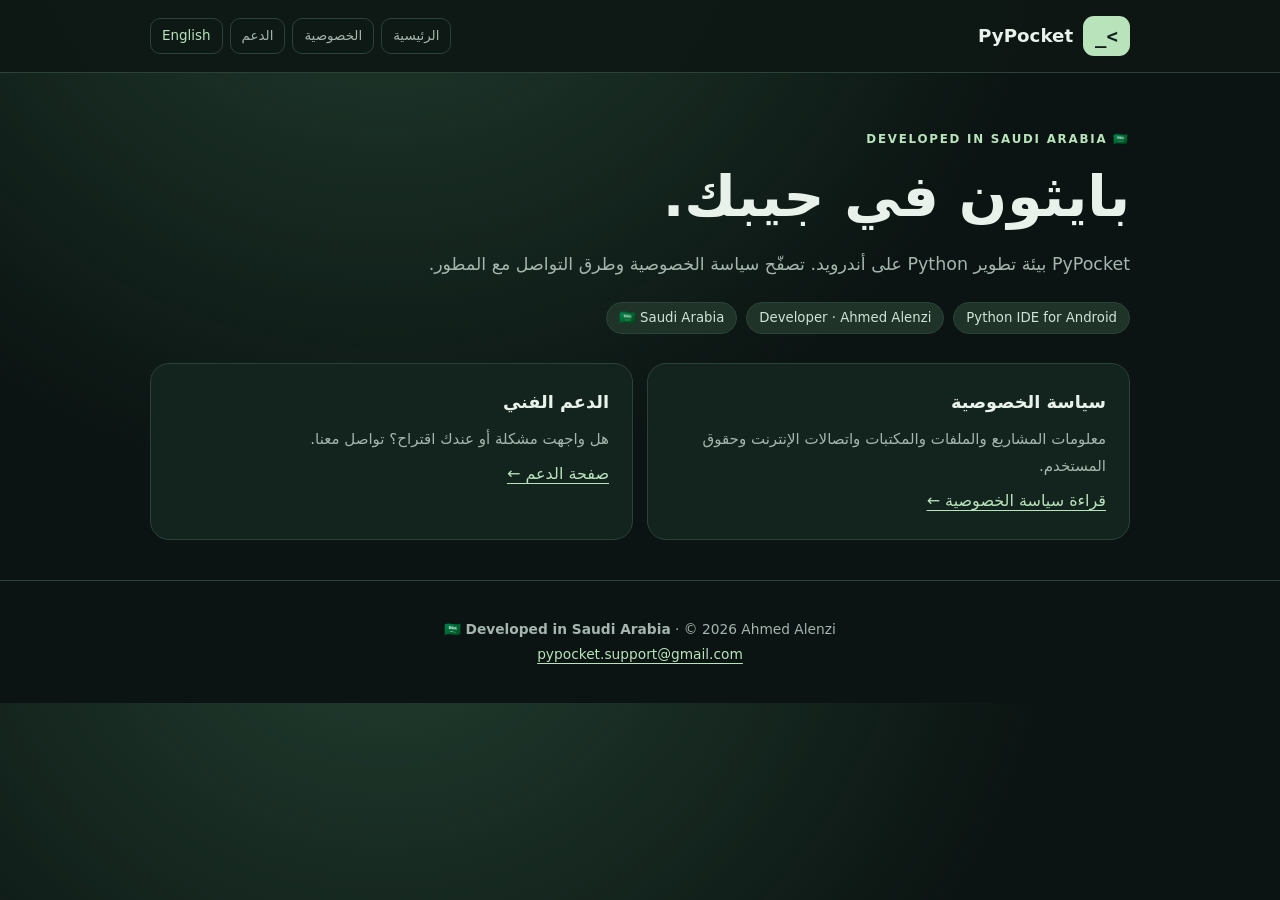
<file: index.html>
<!doctype html><html lang="ar" dir="rtl"><head><meta charset="utf-8"><meta name="viewport" content="width=device-width,initial-scale=1"><meta name="description" content="Official PyPocket privacy policy and support information. Developer: Ahmed Alenzi."><meta name="theme-color" content="#0b1412"><title>Privacy & Support | PyPocket</title><link rel="stylesheet" href="assets/style.css"></head><body><header class="top"><div class="wrap nav"><a href="" class="brand"><span class="brand-logo">&gt;_</span>PyPocket</a><div class="menu"><a href=""><span class="ar inline">الرئيسية</span><span class="en inline">Home</span></a><a href="privacy/"><span class="ar inline">الخصوصية</span><span class="en inline">Privacy</span></a><a href="support/"><span class="ar inline">الدعم</span><span class="en inline">Support</span></a><button type="button" data-lang>English</button></div></div></header><main class="wrap"><div class="hero"><div class="eyebrow">DEVELOPED IN SAUDI ARABIA 🇸🇦</div><div class="ar"><h1>بايثون في جيبك.</h1><p class="lead">PyPocket بيئة تطوير Python على أندرويد. تصفّح سياسة الخصوصية وطرق التواصل مع المطور.</p></div><div class="en"><h1>Python in your pocket.</h1><p class="lead">PyPocket is a Python development environment for Android. Learn about privacy practices and contact the developer.</p></div><div class="pills"><span class="pill">Python IDE for Android</span><span class="pill">Developer · Ahmed Alenzi</span><span class="pill">🇸🇦 Saudi Arabia</span></div></div><section class="cards"><article class="card"><div class="ar"><h2>سياسة الخصوصية</h2><p>معلومات المشاريع والملفات والمكتبات واتصالات الإنترنت وحقوق المستخدم.</p><a href="privacy/">قراءة سياسة الخصوصية ←</a></div><div class="en"><h2>Privacy Policy</h2><p>Details about local files, installed packages, network connections and privacy choices.</p><a href="privacy/">Read Privacy Policy →</a></div></article><article class="card"><div class="ar"><h2>الدعم الفني</h2><p>هل واجهت مشكلة أو عندك اقتراح؟ تواصل معنا.</p><a href="support/">صفحة الدعم ←</a></div><div class="en"><h2>Support</h2><p>Found a bug or have feedback? Get in touch.</p><a href="support/">Support Center →</a></div></article></section></main><footer class="footer"><div class="wrap">🇸🇦 <strong>Developed in Saudi Arabia</strong> · © 2026 Ahmed Alenzi<br><a href="mailto:pypocket.support@gmail.com">pypocket.support@gmail.com</a></div></footer><script src="assets/main.js"></script></body></html>
</file>
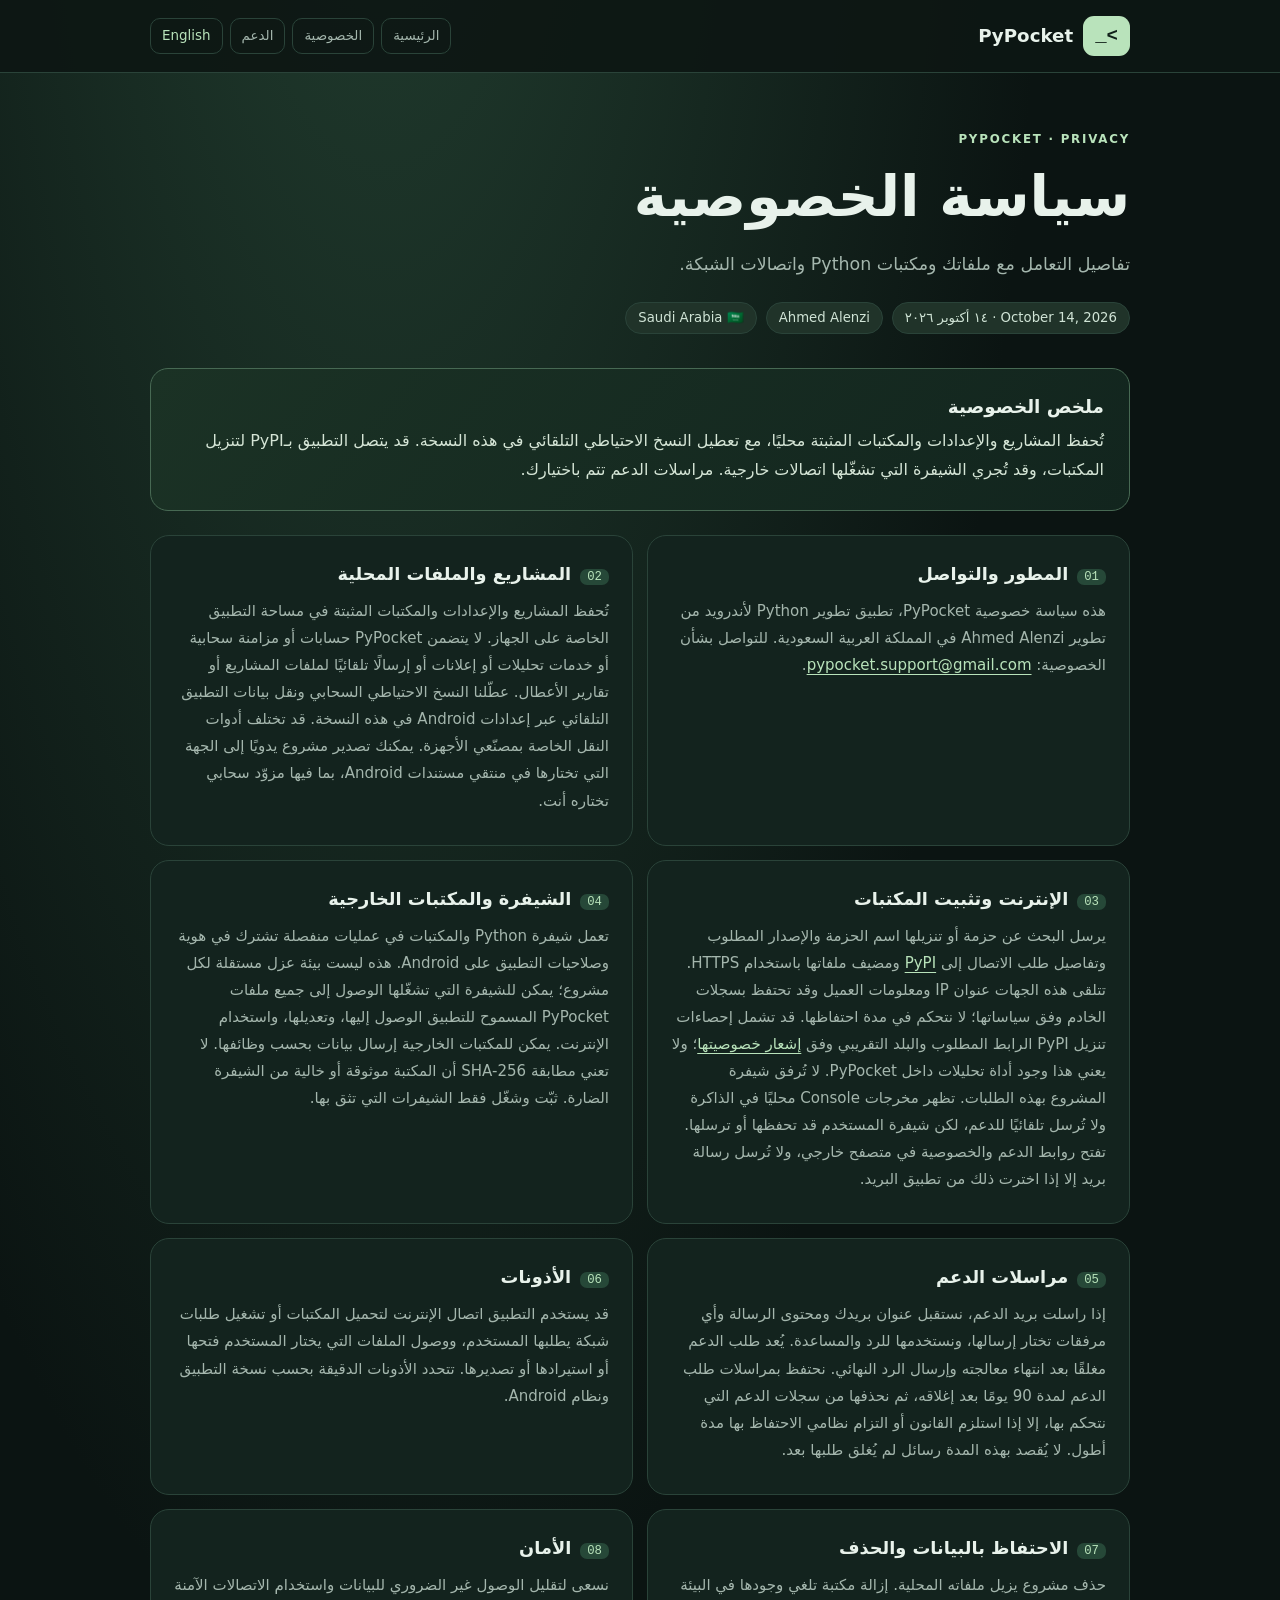
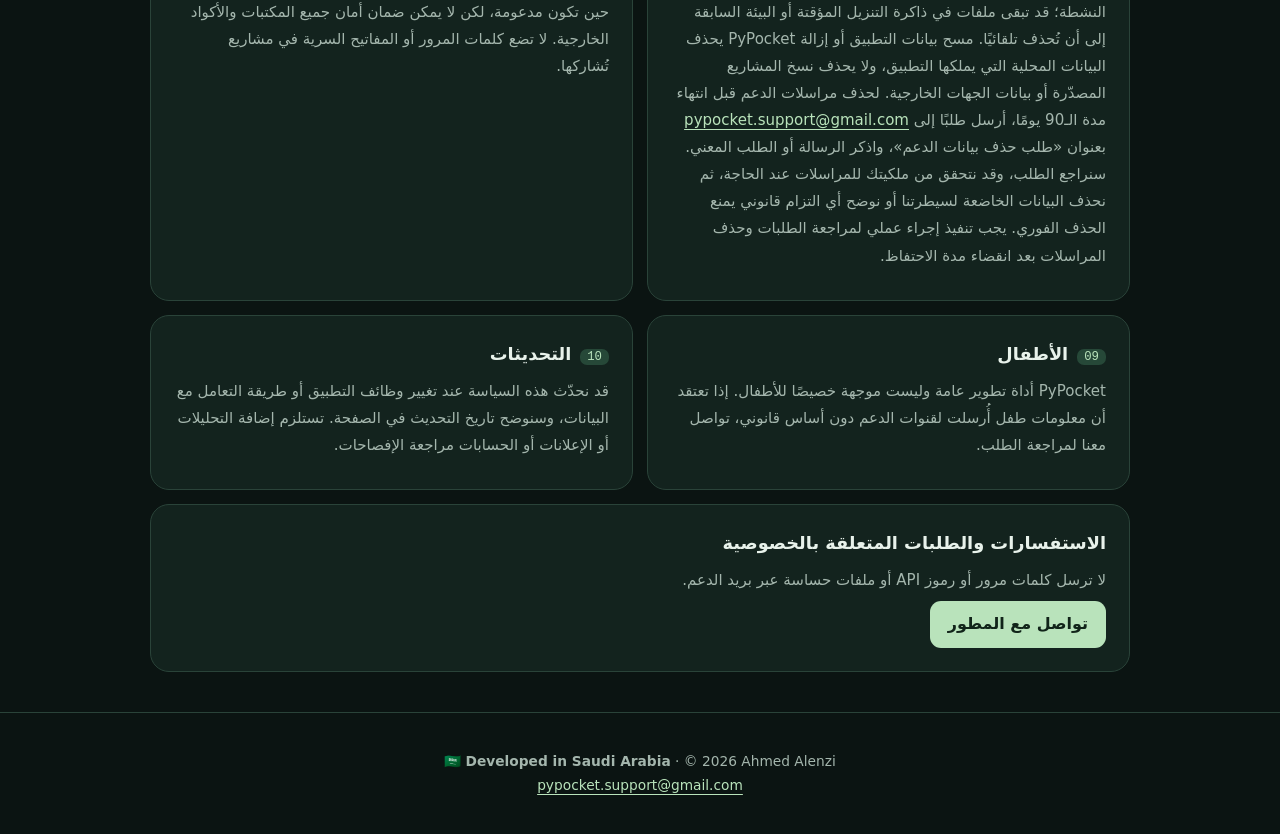
<file: privacy/index.html>
<!doctype html><html lang="ar" dir="rtl"><head><meta charset="utf-8"><meta name="viewport" content="width=device-width,initial-scale=1"><meta name="description" content="Official PyPocket privacy policy and support information. Developer: Ahmed Alenzi."><meta name="theme-color" content="#0b1412"><title>Privacy Policy | PyPocket</title><link rel="stylesheet" href="../assets/style.css"></head><body><header class="top"><div class="wrap nav"><a href="../" class="brand"><span class="brand-logo">&gt;_</span>PyPocket</a><div class="menu"><a href="../"><span class="ar inline">الرئيسية</span><span class="en inline">Home</span></a><a href="../privacy/"><span class="ar inline">الخصوصية</span><span class="en inline">Privacy</span></a><a href="../support/"><span class="ar inline">الدعم</span><span class="en inline">Support</span></a><button type="button" data-lang>English</button></div></div></header><main class="wrap"><div class="hero"><div class="eyebrow">PYPOCKET · PRIVACY</div><div class="ar"><h1>سياسة الخصوصية</h1><p class="lead">تفاصيل التعامل مع ملفاتك ومكتبات Python واتصالات الشبكة.</p></div><div class="en"><h1>Privacy Policy</h1><p class="lead">How your projects, installed Python packages, and network connections are handled.</p></div><div class="pills"><span class="pill">October 14, 2026 · ١٤ أكتوبر ٢٠٢٦</span><span class="pill">Ahmed Alenzi</span><span class="pill">Saudi Arabia 🇸🇦</span></div></div><div class="overview"><div class="ar"><h2>ملخص الخصوصية</h2><p>تُحفظ المشاريع والإعدادات والمكتبات المثبتة محليًا، مع تعطيل النسخ الاحتياطي التلقائي في هذه النسخة. قد يتصل التطبيق بـPyPI لتنزيل المكتبات، وقد تُجري الشيفرة التي تشغّلها اتصالات خارجية. مراسلات الدعم تتم باختيارك.</p></div><div class="en"><h2>Privacy summary</h2><p>Projects, settings and installed packages are stored locally, with automatic Android backup disabled in this release. Package downloads contact PyPI, and code you run may connect to external services. Support communication is voluntary.</p></div></div><section class="cards"><article class="card"><div class="ar"><h2><span class="num">01</span>المطور والتواصل</h2><p>هذه سياسة خصوصية PyPocket، تطبيق تطوير Python لأندرويد من تطوير Ahmed Alenzi في المملكة العربية السعودية. للتواصل بشأن الخصوصية: <a href="mailto:pypocket.support@gmail.com">pypocket.support@gmail.com</a>.</p></div><div class="en"><h2><span class="num">01</span>Developer & contact</h2><p>This is the privacy policy for PyPocket, a Python development application for Android, developed by Ahmed Alenzi in Saudi Arabia. Privacy contact: <a href="mailto:pypocket.support@gmail.com">pypocket.support@gmail.com</a>.</p></div></article><article class="card"><div class="ar"><h2><span class="num">02</span>المشاريع والملفات المحلية</h2><p>تُحفظ المشاريع والإعدادات والمكتبات المثبتة في مساحة التطبيق الخاصة على الجهاز. لا يتضمن PyPocket حسابات أو مزامنة سحابية أو خدمات تحليلات أو إعلانات أو إرسالًا تلقائيًا لملفات المشاريع أو تقارير الأعطال. عطّلنا النسخ الاحتياطي السحابي ونقل بيانات التطبيق التلقائي عبر إعدادات Android في هذه النسخة. قد تختلف أدوات النقل الخاصة بمصنّعي الأجهزة. يمكنك تصدير مشروع يدويًا إلى الجهة التي تختارها في منتقي مستندات Android، بما فيها مزوّد سحابي تختاره أنت.</p></div><div class="en"><h2><span class="num">02</span>Local projects & files</h2><p>Projects, settings and installed packages are stored in private app storage on the device. PyPocket includes no account, cloud sync, analytics, advertising, automatic project upload or crash-reporting service. This release disables Android cloud backup and automatic app-data transfer through Android configuration. Manufacturer migration tools may vary. You can manually export a project to the destination you choose in Android's document picker, including a cloud provider you select.</p></div></article><article class="card"><div class="ar"><h2><span class="num">03</span>الإنترنت وتثبيت المكتبات</h2><p>يرسل البحث عن حزمة أو تنزيلها اسم الحزمة والإصدار المطلوب وتفاصيل طلب الاتصال إلى <a href="https://pypi.org/">PyPI</a> ومضيف ملفاتها باستخدام HTTPS. تتلقى هذه الجهات عنوان IP ومعلومات العميل وقد تحتفظ بسجلات الخادم وفق سياساتها؛ لا نتحكم في مدة احتفاظها. قد تشمل إحصاءات تنزيل PyPI الرابط المطلوب والبلد التقريبي وفق <a href="https://policies.python.org/pypi.org/Privacy-Notice/">إشعار خصوصيتها</a>؛ ولا يعني هذا وجود أداة تحليلات داخل PyPocket. لا تُرفق شيفرة المشروع بهذه الطلبات. تظهر مخرجات Console محليًا في الذاكرة ولا تُرسل تلقائيًا للدعم، لكن شيفرة المستخدم قد تحفظها أو ترسلها. تفتح روابط الدعم والخصوصية في متصفح خارجي، ولا تُرسل رسالة بريد إلا إذا اخترت ذلك من تطبيق البريد.</p></div><div class="en"><h2><span class="num">03</span>Network & package installation</h2><p>Package lookup and downloads send the requested package name, version and connection details to <a href="https://pypi.org/">PyPI</a> and its file hosts over HTTPS. These providers receive IP address and client metadata, and may retain server logs under their own policies; we do not control their retention. PyPI download statistics may include requested URLs and approximate origin country under its <a href="https://policies.python.org/pypi.org/Privacy-Notice/">privacy notice</a>; this is not an analytics SDK inside PyPocket. Project source is not attached to these requests. Console output is displayed locally in memory and is not automatically sent to support, though user code can save or transmit it. Support and privacy links open in an external browser, and email is sent only if you choose to send it using your mail app.</p></div></article><article class="card"><div class="ar"><h2><span class="num">04</span>الشيفرة والمكتبات الخارجية</h2><p>تعمل شيفرة Python والمكتبات في عمليات منفصلة تشترك في هوية وصلاحيات التطبيق على Android. هذه ليست بيئة عزل مستقلة لكل مشروع؛ يمكن للشيفرة التي تشغّلها الوصول إلى جميع ملفات PyPocket المسموح للتطبيق الوصول إليها، وتعديلها، واستخدام الإنترنت. يمكن للمكتبات الخارجية إرسال بيانات بحسب وظائفها. لا تعني مطابقة SHA-256 أن المكتبة موثوقة أو خالية من الشيفرة الضارة. ثبّت وشغّل فقط الشيفرات التي تثق بها.</p></div><div class="en"><h2><span class="num">04</span>User code & third-party packages</h2><p>Python code and packages run in separate processes sharing PyPocket's Android identity and permissions. This is not an isolated sandbox for each project: code you run can access and modify all PyPocket files available to the app and use the internet. Third-party packages may transmit data according to their behavior. A matching SHA-256 checksum does not prove that a package is trustworthy or free from malicious code. Install and run code you trust.</p></div></article><article class="card"><div class="ar"><h2><span class="num">05</span>مراسلات الدعم</h2><p>إذا راسلت بريد الدعم، نستقبل عنوان بريدك ومحتوى الرسالة وأي مرفقات تختار إرسالها، ونستخدمها للرد والمساعدة. يُعد طلب الدعم مغلقًا بعد انتهاء معالجته وإرسال الرد النهائي. نحتفظ بمراسلات طلب الدعم لمدة 90 يومًا بعد إغلاقه، ثم نحذفها من سجلات الدعم التي نتحكم بها، إلا إذا استلزم القانون أو التزام نظامي الاحتفاظ بها مدة أطول. لا يُقصد بهذه المدة رسائل لم يُغلق طلبها بعد.</p></div><div class="en"><h2><span class="num">05</span>Support communications</h2><p>If you email support, we receive your email address, message, and any attachments you choose to send, and use them to respond and troubleshoot. A support request is considered closed once handling is completed and a final response is sent. We retain support correspondence for 90 days after the request is closed, then delete it from support records under our control, unless a longer retention period is legally required. This 90-day period does not apply to requests that are still open.</p></div></article><article class="card"><div class="ar"><h2><span class="num">06</span>الأذونات</h2><p>قد يستخدم التطبيق اتصال الإنترنت لتحميل المكتبات أو تشغيل طلبات شبكة يطلبها المستخدم، ووصول الملفات التي يختار المستخدم فتحها أو استيرادها أو تصديرها. تتحدد الأذونات الدقيقة بحسب نسخة التطبيق ونظام Android.</p></div><div class="en"><h2><span class="num">06</span>Permissions</h2><p>The app may use internet access for package downloads and user-initiated networking, and file access for content you choose to open, import, or export. Exact permissions depend on the Android version and app release.</p></div></article><article class="card"><div class="ar"><h2><span class="num">07</span>الاحتفاظ بالبيانات والحذف</h2><p>حذف مشروع يزيل ملفاته المحلية. إزالة مكتبة تلغي وجودها في البيئة النشطة؛ قد تبقى ملفات في ذاكرة التنزيل المؤقتة أو البيئة السابقة إلى أن تُحذف تلقائيًا. مسح بيانات التطبيق أو إزالة PyPocket يحذف البيانات المحلية التي يملكها التطبيق، ولا يحذف نسخ المشاريع المصدّرة أو بيانات الجهات الخارجية. لحذف مراسلات الدعم قبل انتهاء مدة الـ90 يومًا، أرسل طلبًا إلى <a href="mailto:pypocket.support@gmail.com?subject=PyPocket%20-%20Support%20Data%20Deletion">pypocket.support@gmail.com</a> بعنوان «طلب حذف بيانات الدعم»، واذكر الرسالة أو الطلب المعني. سنراجع الطلب، وقد نتحقق من ملكيتك للمراسلات عند الحاجة، ثم نحذف البيانات الخاضعة لسيطرتنا أو نوضح أي التزام قانوني يمنع الحذف الفوري. يجب تنفيذ إجراء عملي لمراجعة الطلبات وحذف المراسلات بعد انقضاء مدة الاحتفاظ.</p></div><div class="en"><h2><span class="num">07</span>Retention & deletion</h2><p>Deleting a project removes its local files. Uninstalling a package removes it from the active environment, though copies may remain in download caches or earlier environments until cleanup. Clearing app storage or uninstalling PyPocket deletes app-owned local data but does not remove exported projects or third-party records. To request deletion of support correspondence before the 90-day period ends, email <a href="mailto:pypocket.support@gmail.com?subject=PyPocket%20-%20Support%20Data%20Deletion">pypocket.support@gmail.com</a> with the subject “Support Data Deletion Request” and identify the relevant message or request. We will review the request, verify your connection to the correspondence if needed, then delete data under our control or explain any legal obligation that prevents immediate deletion. A practical process for reviewing requests and removing correspondence after the retention period must be in place.</p></div></article><article class="card"><div class="ar"><h2><span class="num">08</span>الأمان</h2><p>نسعى لتقليل الوصول غير الضروري للبيانات واستخدام الاتصالات الآمنة حين تكون مدعومة، لكن لا يمكن ضمان أمان جميع المكتبات والأكواد الخارجية. لا تضع كلمات المرور أو المفاتيح السرية في مشاريع تُشاركها.</p></div><div class="en"><h2><span class="num">08</span>Security</h2><p>We aim to minimize unnecessary data access and use secure communications when supported, but cannot guarantee the safety of third-party code or packages. Avoid storing passwords or secret keys in shared projects.</p></div></article><article class="card"><div class="ar"><h2><span class="num">09</span>الأطفال</h2><p>PyPocket أداة تطوير عامة وليست موجهة خصيصًا للأطفال. إذا تعتقد أن معلومات طفل أُرسلت لقنوات الدعم دون أساس قانوني، تواصل معنا لمراجعة الطلب.</p></div><div class="en"><h2><span class="num">09</span>Children</h2><p>PyPocket is a general development tool not specifically directed at children. If you believe a child's information was sent to support without an appropriate legal basis, contact us.</p></div></article><article class="card"><div class="ar"><h2><span class="num">10</span>التحديثات</h2><p>قد نحدّث هذه السياسة عند تغيير وظائف التطبيق أو طريقة التعامل مع البيانات، وسنوضح تاريخ التحديث في الصفحة. تستلزم إضافة التحليلات أو الإعلانات أو الحسابات مراجعة الإفصاحات.</p></div><div class="en"><h2><span class="num">10</span>Policy changes</h2><p>We may update this policy as app functionality and data handling evolve, and will update the date shown on this page. Future analytics, advertising or account features require updated disclosures.</p></div></article><article class="card wide"><div class="ar"><h2>الاستفسارات والطلبات المتعلقة بالخصوصية</h2><p>لا ترسل كلمات مرور أو رموز API أو ملفات حساسة عبر بريد الدعم.</p><a class="email" href="mailto:pypocket.support@gmail.com?subject=PyPocket%20Privacy">تواصل مع المطور</a></div><div class="en"><h2>Privacy inquiries and requests</h2><p>Do not send passwords, API tokens, or sensitive files to support.</p><a class="email" href="mailto:pypocket.support@gmail.com?subject=PyPocket%20Privacy">Contact the developer</a></div></article></section></main><footer class="footer"><div class="wrap">🇸🇦 <strong>Developed in Saudi Arabia</strong> · © 2026 Ahmed Alenzi<br><a href="mailto:pypocket.support@gmail.com">pypocket.support@gmail.com</a></div></footer><script src="../assets/main.js"></script></body></html>
</file>
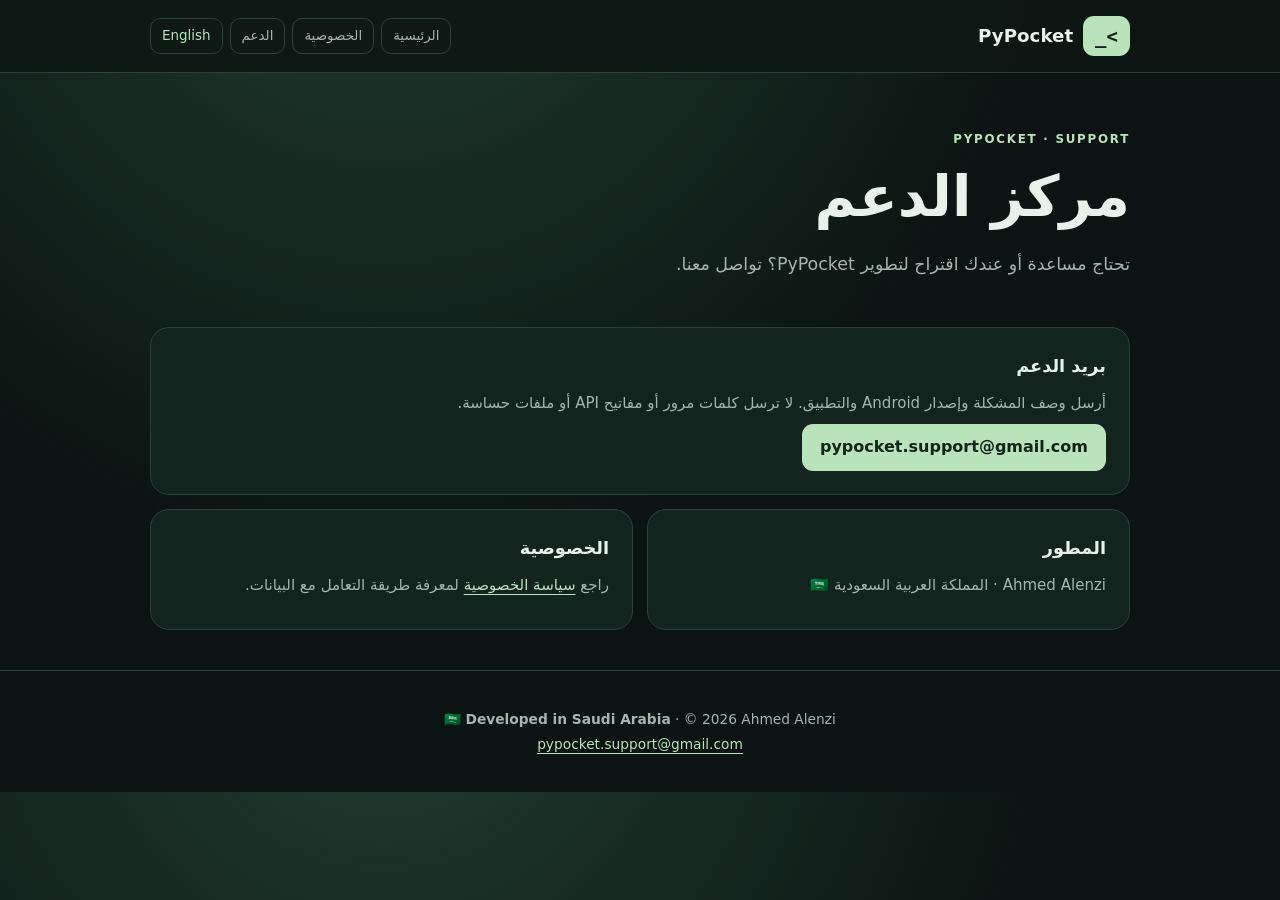
<file: support/index.html>
<!doctype html><html lang="ar" dir="rtl"><head><meta charset="utf-8"><meta name="viewport" content="width=device-width,initial-scale=1"><meta name="description" content="Official PyPocket privacy policy and support information. Developer: Ahmed Alenzi."><meta name="theme-color" content="#0b1412"><title>Support Center | PyPocket</title><link rel="stylesheet" href="../assets/style.css"></head><body><header class="top"><div class="wrap nav"><a href="../" class="brand"><span class="brand-logo">&gt;_</span>PyPocket</a><div class="menu"><a href="../"><span class="ar inline">الرئيسية</span><span class="en inline">Home</span></a><a href="../privacy/"><span class="ar inline">الخصوصية</span><span class="en inline">Privacy</span></a><a href="../support/"><span class="ar inline">الدعم</span><span class="en inline">Support</span></a><button type="button" data-lang>English</button></div></div></header><main class="wrap"><div class="hero"><div class="eyebrow">PYPOCKET · SUPPORT</div><div class="ar"><h1>مركز الدعم</h1><p class="lead">تحتاج مساعدة أو عندك اقتراح لتطوير PyPocket؟ تواصل معنا.</p></div><div class="en"><h1>Support Center</h1><p class="lead">Need help with PyPocket or have an idea? We'd love to hear from you.</p></div></div><section class="cards"><article class="card wide"><div class="ar"><h2>بريد الدعم</h2><p>أرسل وصف المشكلة وإصدار Android والتطبيق. لا ترسل كلمات مرور أو مفاتيح API أو ملفات حساسة.</p></div><div class="en"><h2>Support email</h2><p>Include the issue description and Android and app versions. Never send passwords, API keys or sensitive project files.</p></div><a class="email" href="mailto:pypocket.support@gmail.com?subject=PyPocket%20Support">pypocket.support@gmail.com</a></article><article class="card"><div class="ar"><h2>المطور</h2><p>Ahmed Alenzi · المملكة العربية السعودية 🇸🇦</p></div><div class="en"><h2>Developer</h2><p>Ahmed Alenzi · Saudi Arabia 🇸🇦</p></div></article><article class="card"><div class="ar"><h2>الخصوصية</h2><p>راجع <a href="../privacy/">سياسة الخصوصية</a> لمعرفة طريقة التعامل مع البيانات.</p></div><div class="en"><h2>Privacy</h2><p>Review our <a href="../privacy/">Privacy Policy</a> for details on data handling.</p></div></article></section></main><footer class="footer"><div class="wrap">🇸🇦 <strong>Developed in Saudi Arabia</strong> · © 2026 Ahmed Alenzi<br><a href="mailto:pypocket.support@gmail.com">pypocket.support@gmail.com</a></div></footer><script src="../assets/main.js"></script></body></html>
</file>
<file: assets/style.css>
:root{color-scheme:dark;--bg:#0b1412;--surface:#13231e;--surface2:#1b3127;--line:#2a4339;--ink:#e8f2eb;--muted:#a4b6ad;--mint:#b9e3bb}*{box-sizing:border-box}body{margin:0;background:radial-gradient(ellipse at 30% -20%,#234031 0,transparent 53%),var(--bg);color:var(--ink);font:16px/1.8 system-ui,-apple-system,"Segoe UI",Tahoma,Arial,sans-serif}a{color:var(--mint);text-underline-offset:4px}a:hover{color:#eeffee}.wrap{width:min(980px,calc(100% - 36px));margin:auto}.top{border-bottom:1px solid var(--line);background:#0d1714ed;position:sticky;top:0;z-index:10}.nav{min-height:72px;display:flex;justify-content:space-between;align-items:center;gap:12px;flex-wrap:wrap}.brand{display:flex;align-items:center;gap:10px;font-weight:800;font-size:1.14rem;text-decoration:none;color:var(--ink)}.brand-logo{background:var(--mint);color:#102019;border-radius:11px;padding:5px 12px;font:800 19px/1.6 monospace}.menu{display:flex;align-items:center;gap:7px;flex-wrap:wrap}.menu a,.menu button{border:1px solid var(--line);border-radius:10px;background:transparent;color:var(--muted);padding:5px 11px;text-decoration:none;font:inherit;font-size:.84rem;cursor:pointer}.menu button{color:var(--mint)}.menu a:hover,.menu button:hover{background:var(--surface2)}.hero{padding:56px 0 29px}.eyebrow{color:var(--mint);font-size:.74rem;letter-spacing:.15em;font-weight:750}.hero h1{font-size:clamp(2.1rem,5vw,3.55rem);line-height:1.22;margin:12px 0}.lead{font-size:1.09rem;color:var(--muted);max-width:760px}.pills{display:flex;flex-wrap:wrap;gap:9px;margin-top:22px}.pill{border-radius:20px;background:#203329;border:1px solid var(--line);padding:3px 12px;font-size:.83rem;color:#d0e4d6}.cards{display:grid;grid-template-columns:repeat(2,minmax(0,1fr));gap:14px}.card{background:var(--surface);border:1px solid var(--line);padding:23px;border-radius:19px;min-width:0}.card h2{font-size:1.11rem;margin:0 0 7px}.card p{margin:7px 0;color:var(--muted);font-size:.94rem}.card a{overflow-wrap:anywhere}.wide{grid-column:1/-1}.overview{padding:21px 25px;border:1px solid #476953;background:linear-gradient(130deg,#1b3225,#12251e);border-radius:18px;margin:5px 0 24px}.overview p{margin:4px 0;color:#d5e5d6}.overview h2{margin:0;font-size:1.15rem}.num{display:inline-block;border-radius:7px;background:#264838;color:var(--mint);padding:1px 7px;font:.77rem monospace;margin-inline-end:9px}.footer{border-top:1px solid var(--line);color:var(--muted);font-size:.86rem;text-align:center;padding:36px 0;margin-top:40px}.email{display:inline-block;text-decoration:none;background:var(--mint);padding:9px 18px;border-radius:11px;color:#112419!important;font-weight:750;overflow-wrap:anywhere}.notice{color:#ccb; font-size:.84rem}html[lang="ar"] .en,html[lang="en"] .ar{display:none!important}html[lang="ar"]{direction:rtl}html[lang="en"]{direction:ltr}.inline{display:inline}html[lang="ar"] .en.inline,html[lang="en"] .ar.inline{display:none!important}@media(max-width:700px){.cards{grid-template-columns:1fr}.wide{grid-column:1}.hero{padding:35px 0 19px}.card{padding:19px}.nav{padding:8px 0}.menu a,.menu button{font-size:.78rem;padding:4px 8px}}
</file>
